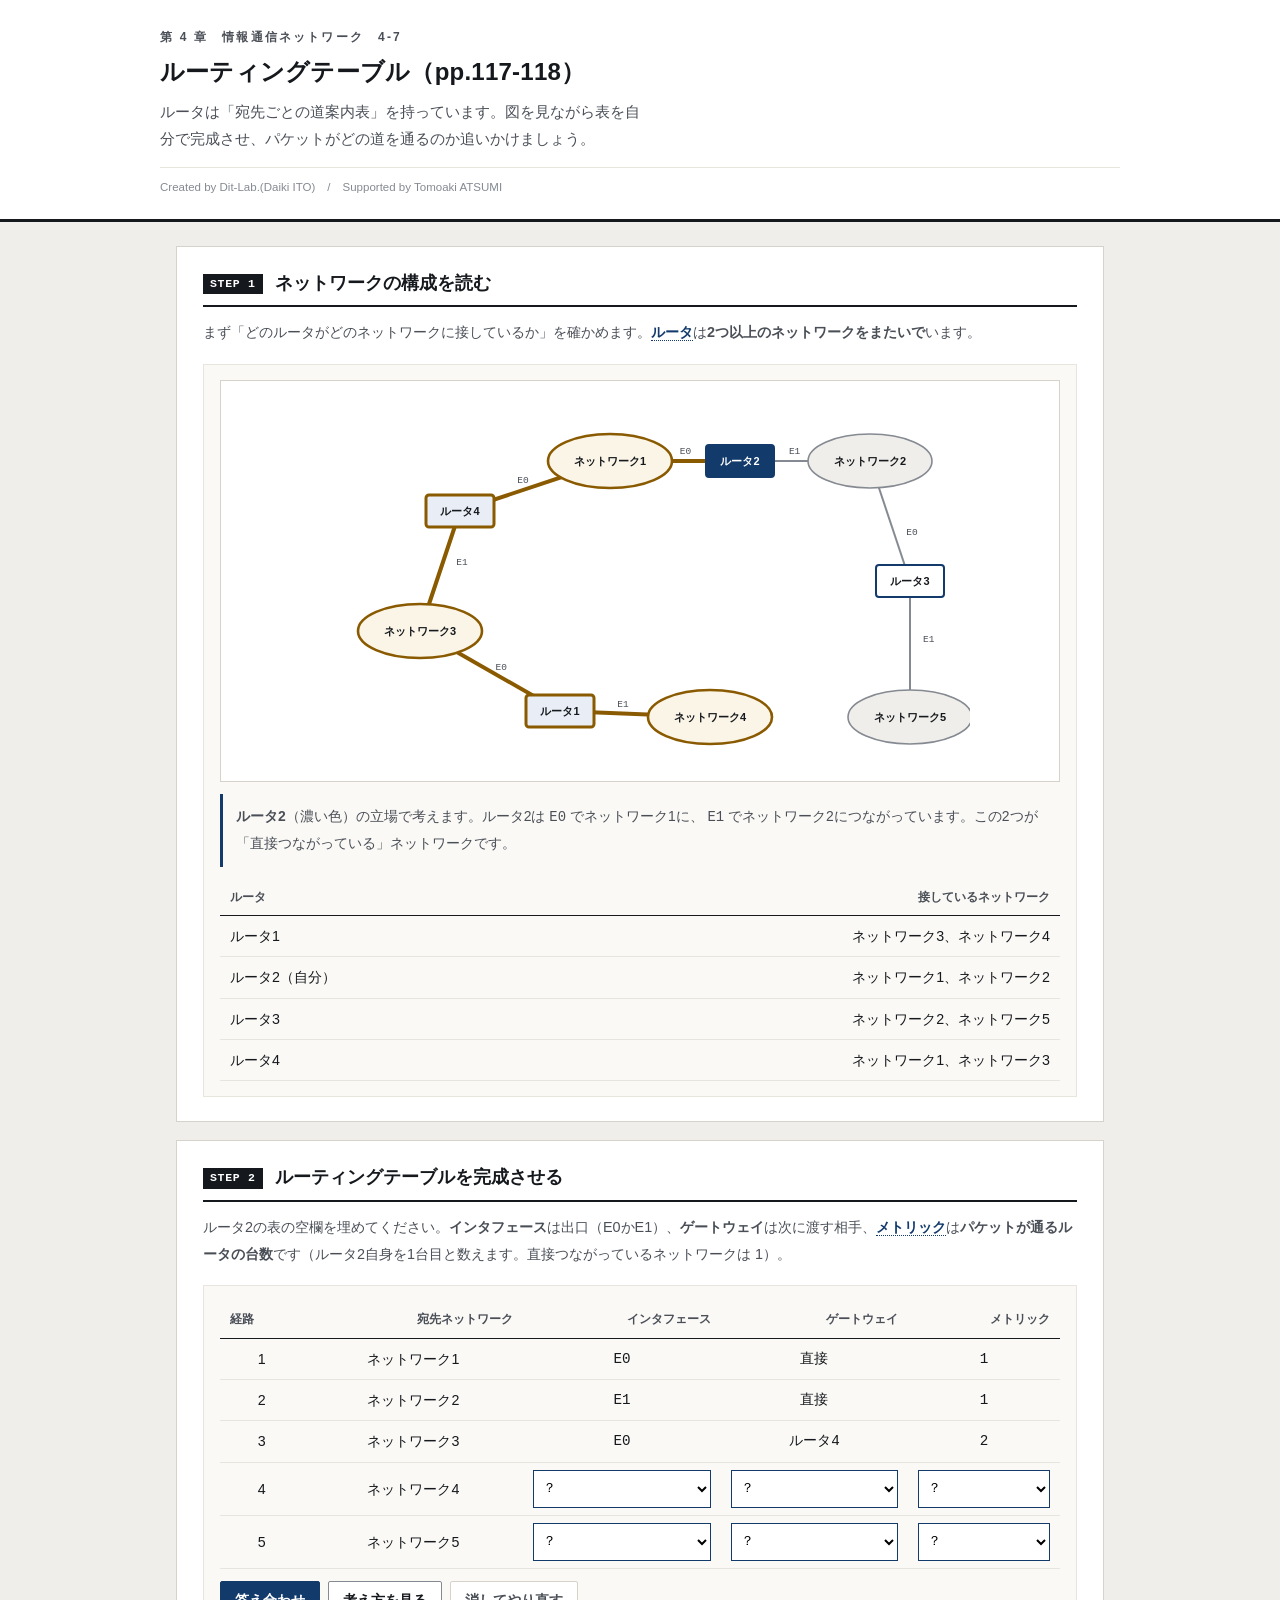
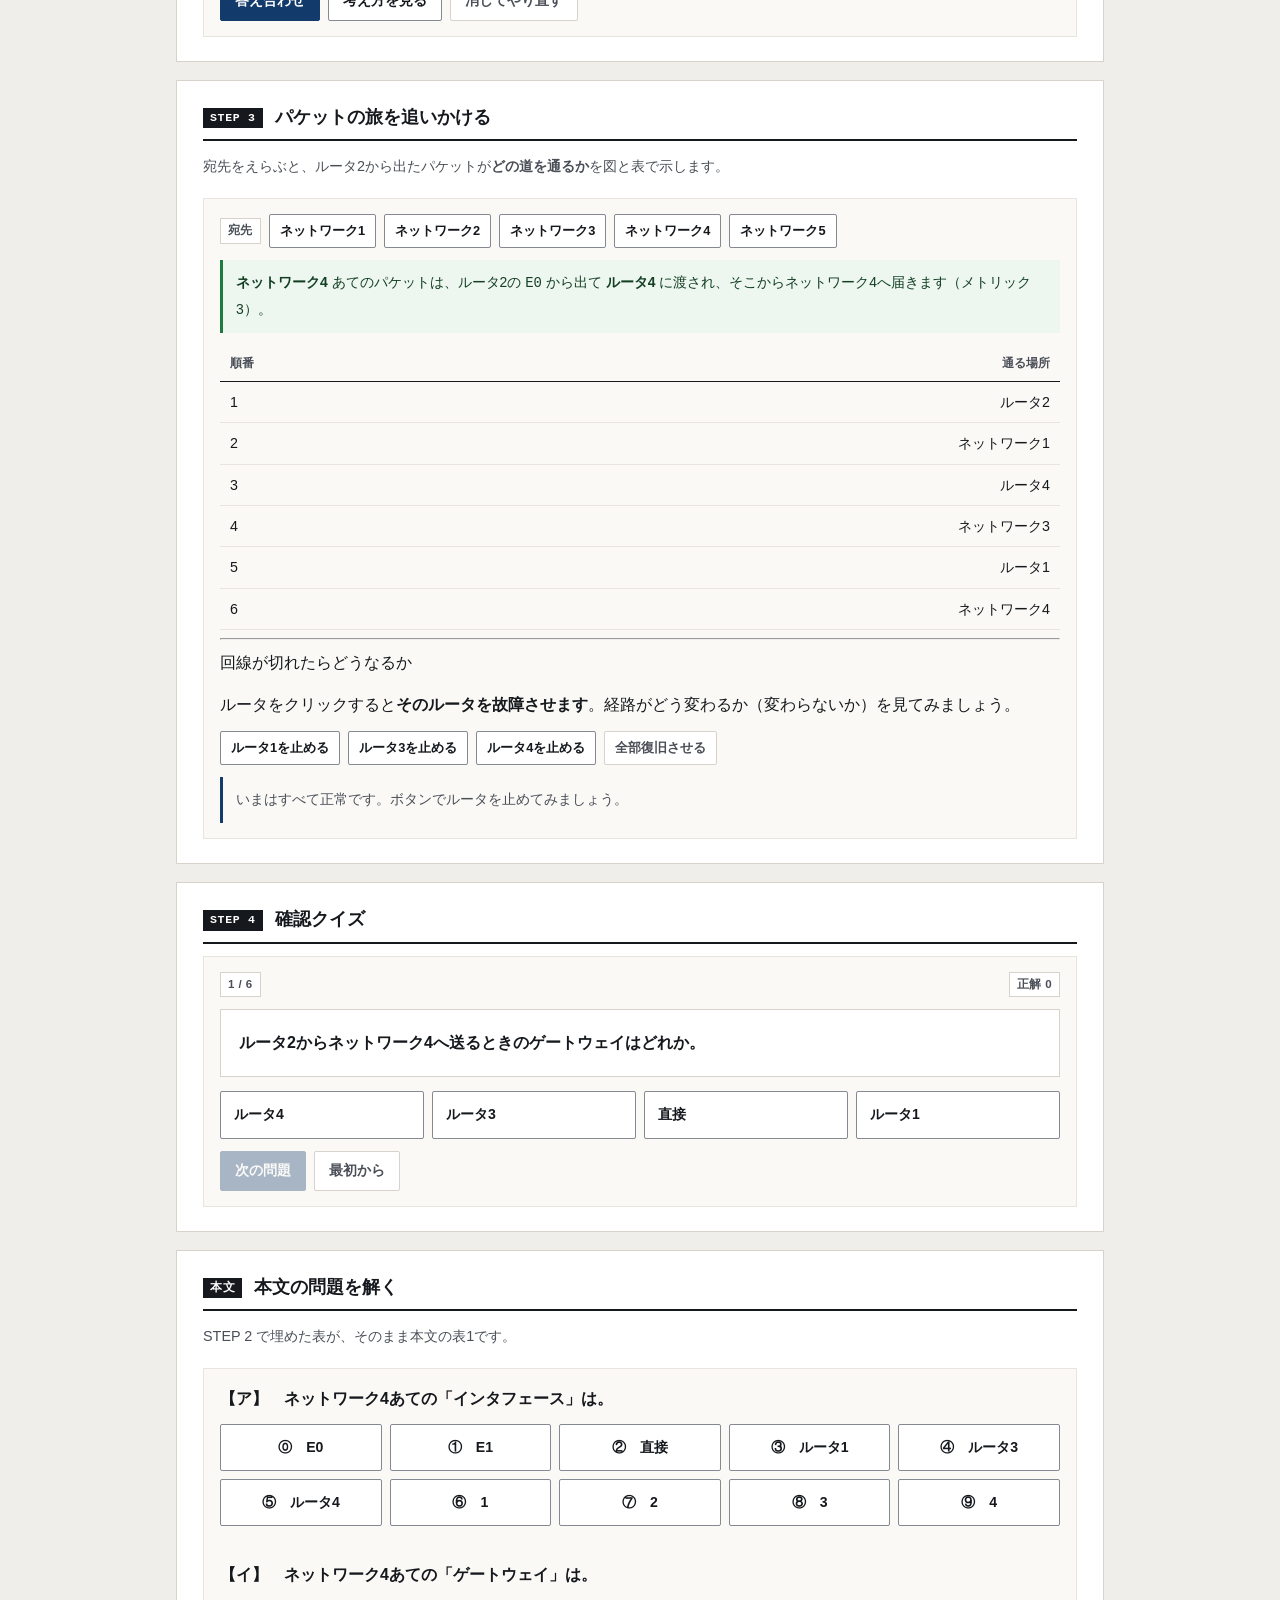
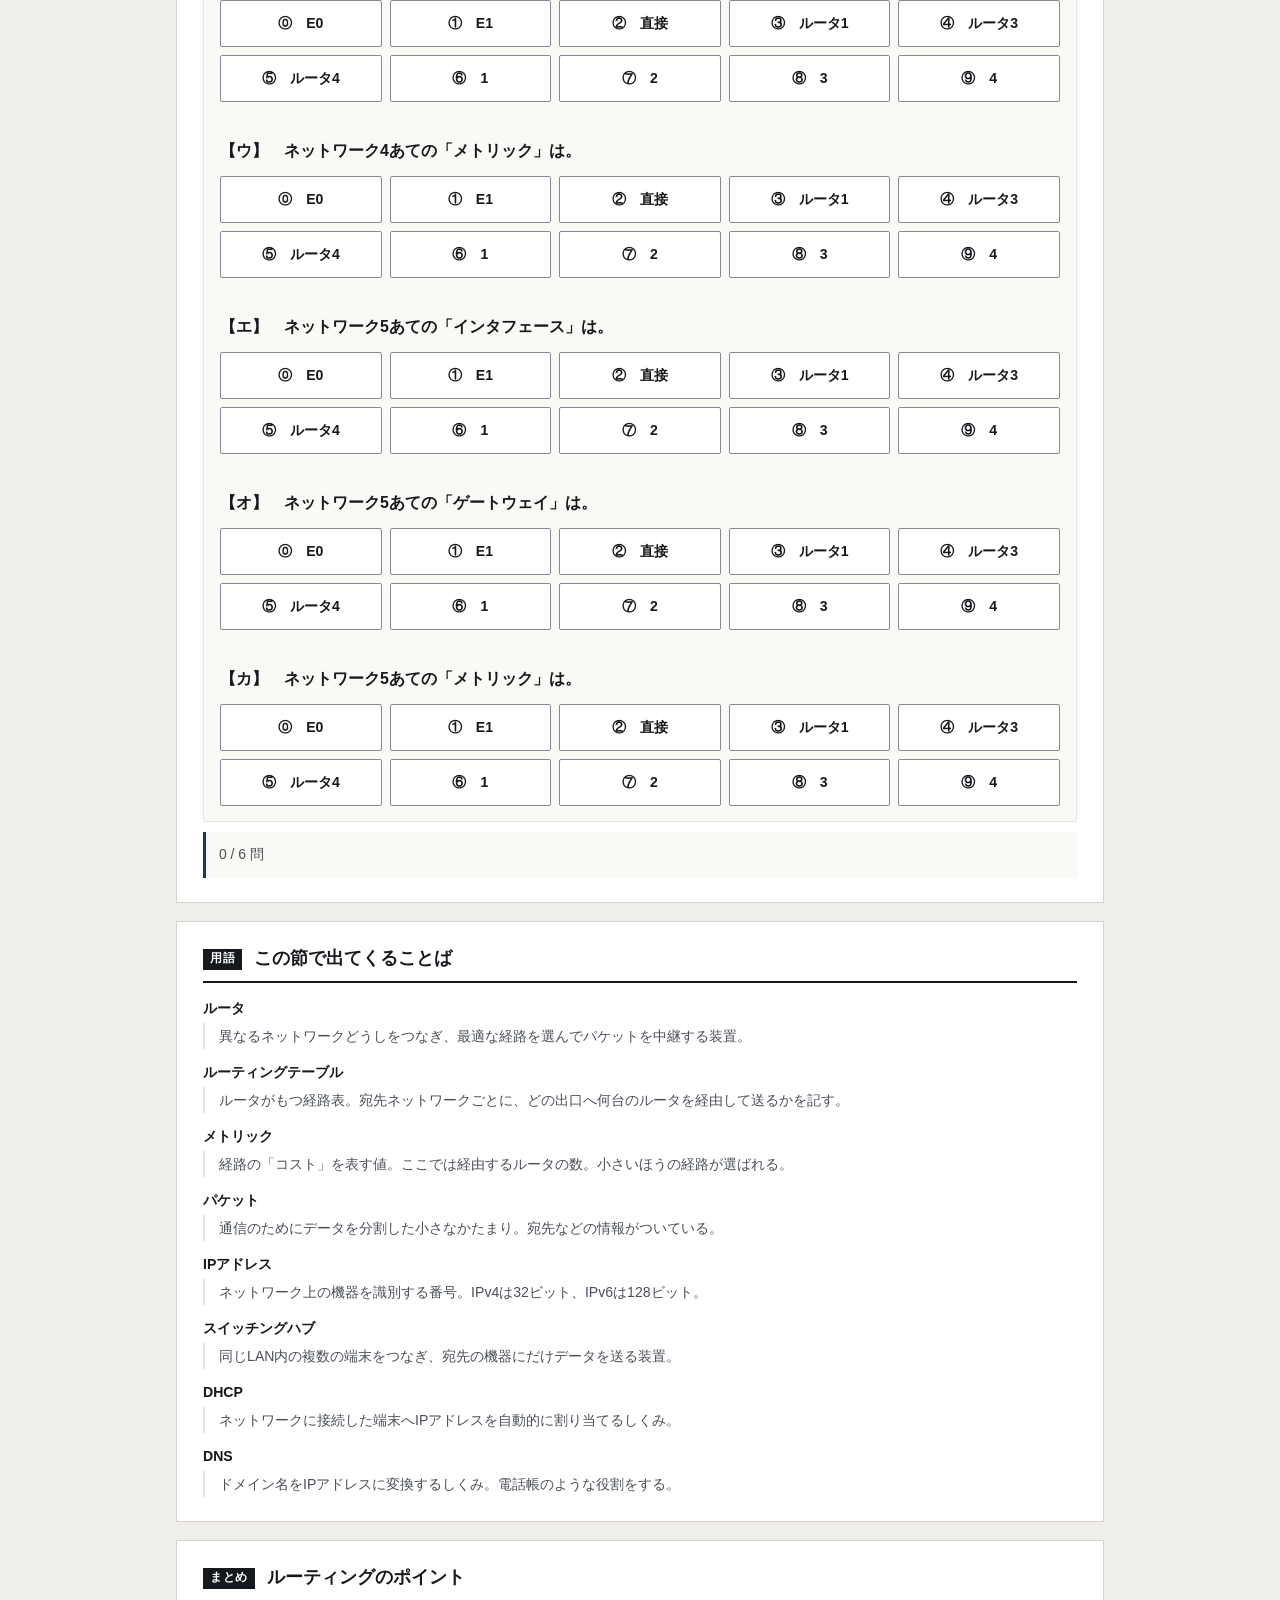
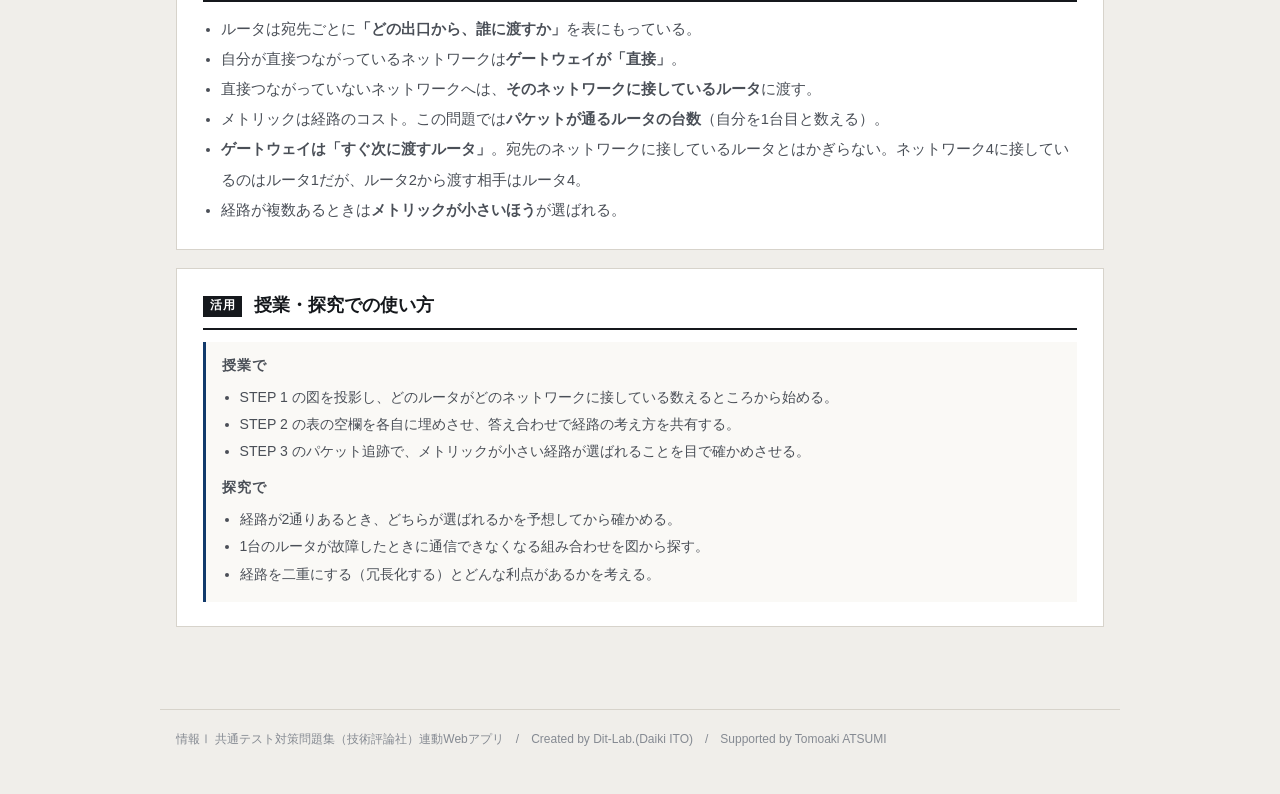
<file: index.html>
<!DOCTYPE html>
<html lang="ja">
<head>
<meta charset="UTF-8">
<meta name="viewport" content="width=device-width, initial-scale=1.0">
<title>ルーティングテーブル｜情報Ⅰ共通テスト対策問題集</title>
<meta name="description" content="ルータは「宛先ごとの道案内表」を持っています。図を見ながら表を自分で完成させ、パケットがどの道を通るのか追いかけましょう。">
<link rel="icon" href="data:image/svg+xml,%3Csvg xmlns=%22http://www.w3.org/2000/svg%22 viewBox=%220 0 32 32%22%3E%3Crect width=%2232%22 height=%2232%22 fill=%22%2315181c%22/%3E%3Ctext x=%2216%22 y=%2222%22 font-size=%2218%22 font-family=%22monospace%22 fill=%22%23fff%22 text-anchor=%22middle%22%3E01%3C/text%3E%3C/svg%3E">
<link rel="stylesheet" href="css/style.css?v=1b60c856">
<link rel="stylesheet" href="css/app.css?v=892ff45f">
</head>
<body>

<header class="app-header">
  <div class="inner">
    <span class="eyebrow">第 4 章　情報通信ネットワーク　4-7</span>
    <h1>ルーティングテーブル（pp.117-118）</h1>
    <p class="lead">ルータは「宛先ごとの道案内表」を持っています。図を見ながら表を自分で完成させ、パケットがどの道を通るのか追いかけましょう。</p>
    <p class="credit">Created by Dit-Lab.(Daiki ITO)　/　Supported by Tomoaki ATSUMI</p>
  </div>
</header>

<main class="wrap">
  <section class="step" id="step1">
    <h2><span class="no">STEP 1</span>ネットワークの構成を読む</h2>
    <p class="desc">まず「どのルータがどのネットワークに接しているか」を確かめます。<span class="term" data-t="ルータ">ルータ</span>は<strong>2つ以上のネットワークをまたいで</strong>います。</p>

    <div class="panel">
      <div id="netBox"></div>
      <div class="note info" style="margin-top:12px">
        <strong>ルータ2</strong>（濃い色）の立場で考えます。ルータ2は <span class="mono">E0</span> でネットワーク1に、
        <span class="mono">E1</span> でネットワーク2につながっています。この2つが「直接つながっている」ネットワークです。
      </div>
      <div class="tbl-scroll" style="margin-top:12px"><table class="tbl" id="adjTable"></table></div>
    </div>
  </section>

  <section class="step" id="step2">
    <h2><span class="no">STEP 2</span>ルーティングテーブルを完成させる</h2>
    <p class="desc">ルータ2の表の空欄を埋めてください。<strong>インタフェース</strong>は出口（E0かE1）、<strong>ゲートウェイ</strong>は次に渡す相手、<span class="term" data-t="メトリック">メトリック</span>は<strong>パケットが通るルータの台数</strong>です（ルータ2自身を1台目と数えます。直接つながっているネットワークは 1）。</p>

    <div class="panel">
      <div class="tbl-scroll"><table class="tbl" id="rtTable"></table></div>
      <div class="btn-row" style="margin-top:12px">
        <button class="btn primary" id="checkRt">答え合わせ</button>
        <button class="btn" id="hintRt">考え方を見る</button>
        <button class="btn ghost" id="resetRt">消してやり直す</button>
      </div>
      <div class="note" id="rtFb" hidden style="margin-top:12px"></div>
    </div>
  </section>

  <section class="step" id="step3">
    <h2><span class="no">STEP 3</span>パケットの旅を追いかける</h2>
    <p class="desc">宛先をえらぶと、ルータ2から出たパケットが<strong>どの道を通るか</strong>を図と表で示します。</p>
    <div class="panel">
      <div class="btn-row" style="margin-bottom:12px">
        <span class="badge">宛先</span>
        <button class="btn sm" data-dest="1">ネットワーク1</button>
        <button class="btn sm" data-dest="2">ネットワーク2</button>
        <button class="btn sm" data-dest="3">ネットワーク3</button>
        <button class="btn sm" data-dest="4">ネットワーク4</button>
        <button class="btn sm" data-dest="5">ネットワーク5</button>
      </div>
      <div class="note" id="routeNote"></div>
      <div class="tbl-scroll" style="margin-top:12px"><table class="tbl" id="hopTable"></table></div>
      <hr class="sep">
      <p class="qhead">回線が切れたらどうなるか</p>
      <p class="desc" style="margin-top:0">ルータをクリックすると<strong>そのルータを故障させます</strong>。経路がどう変わるか（変わらないか）を見てみましょう。</p>
      <div class="btn-row" style="flex-wrap:wrap">
        <button class="btn sm" data-down="ルータ1">ルータ1を止める</button>
        <button class="btn sm" data-down="ルータ3">ルータ3を止める</button>
        <button class="btn sm" data-down="ルータ4">ルータ4を止める</button>
        <button class="btn sm ghost" id="upAll">全部復旧させる</button>
      </div>
      <div class="note" id="downNote" style="margin-top:12px"></div>
    </div>
  </section>

  <section class="step" id="step4">
    <h2><span class="no">STEP 4</span>確認クイズ</h2>
    <div class="panel">
      <div class="qhead">
        <span class="badge" id="qProgress">1 / 1</span>
        <span class="badge">正解 <span class="score" id="qScore">0</span></span>
      </div>
      <div class="card-q"><div class="q-scene" id="qText"></div></div>
      <div class="choice4" id="qChoices"></div>
      <div class="note" id="qFb" hidden style="margin-top:12px"></div>
      <div class="btn-row" style="margin-top:12px">
        <button class="btn primary" id="qNext" disabled>次の問題</button>
        <button class="btn ghost" id="qReset">最初から</button>
      </div>
    </div>
  </section>

  <section class="step" id="stepBook">
    <h2><span class="no">本文</span>本文の問題を解く</h2>
    <p class="desc">STEP 2 で埋めた表が、そのまま本文の表1です。</p>
    <div class="panel" id="bookBox"></div>
    <div class="note" id="bookNote" style="margin-top:10px"></div>
  </section>

  <section class="step" id="glossary">
    <h2><span class="no">用語</span>この節で出てくることば</h2>
    <div id="glossBox"></div>
  </section>

  <section class="step">
    <h2><span class="no">まとめ</span>ルーティングのポイント</h2>
    <ul style="margin:0;padding-left:1.2em;color:var(--ink-2);font-size:.92rem;line-height:2.05">
      <li>ルータは宛先ごとに<strong>「どの出口から、誰に渡すか」</strong>を表にもっている。</li>
      <li>自分が直接つながっているネットワークは<strong>ゲートウェイが「直接」</strong>。</li>
      <li>直接つながっていないネットワークへは、<strong>そのネットワークに接しているルータ</strong>に渡す。</li>
      <li>メトリックは経路のコスト。この問題では<strong>パケットが通るルータの台数</strong>（自分を1台目と数える）。</li>
      <li><strong>ゲートウェイは「すぐ次に渡すルータ」</strong>。宛先のネットワークに接しているルータとはかぎらない。ネットワーク4に接しているのはルータ1だが、ルータ2から渡す相手はルータ4。</li>
      <li>経路が複数あるときは<strong>メトリックが小さいほう</strong>が選ばれる。</li>
    </ul>
  </section>

  <section class="step">
    <h2><span class="no">活用</span>授業・探究での使い方</h2>
    <div class="use-note">
      <h3>授業で</h3>
      <ul>
        <li>STEP 1 の図を投影し、どのルータがどのネットワークに接している数えるところから始める。</li>
        <li>STEP 2 の表の空欄を各自に埋めさせ、答え合わせで経路の考え方を共有する。</li>
        <li>STEP 3 のパケット追跡で、メトリックが小さい経路が選ばれることを目で確かめさせる。</li>
      </ul>
      <h3 style="margin-top:12px">探究で</h3>
      <ul>
        <li>経路が2通りあるとき、どちらが選ばれるかを予想してから確かめる。</li>
        <li>1台のルータが故障したときに通信できなくなる組み合わせを図から探す。</li>
        <li>経路を二重にする（冗長化する）とどんな利点があるかを考える。</li>
      </ul>
    </div>
  </section>

</main>

<footer class="app-footer">
  情報Ⅰ 共通テスト対策問題集（技術評論社）連動Webアプリ　/　Created by Dit-Lab.(Daiki ITO)　/　Supported by Tomoaki ATSUMI
</footer>

<script src="js/tools.js?v=c07db610"></script>
<script src="js/terms.js?v=92038844"></script>
<script src="js/quiz.js?v=13402362"></script>
<script src="js/app.js?v=4be91154"></script>
</body>
</html>
</file>
<file: css/style.css>
/* =========================================================
   情報Ⅰ 共通テスト対策問題集 — Web アプリ共通スタイル
   紙面（参考書）に寄せた設計。装飾色は使わず、色は意味を持つときだけ。
   ========================================================= */

:root{
  --paper:#ffffff;
  --paper-2:#faf9f6;      /* うすい紙 */
  --bg:#f0eeea;           /* 台紙 */
  --ink:#15181c;
  --ink-2:#4a4f57;
  --ink-3:#858a92;
  --rule:#d7d3cb;         /* 罫線 */
  --rule-2:#e8e5df;
  --accent:#123a6b;       /* 濃紺。主要操作と現在地だけに使う */
  --accent-w:#e9eef6;
  --zero:#c0392b;         /* 左＝0 */
  --one:#1d4ed8;          /* 右＝1 */
  --ok:#1f7a3d;   --ok-bg:#eef6f0;
  --ng:#b3261e;   --ng-bg:#fbefee;
  --warn:#8a5a00; --warn-bg:#fbf5e8;
  --font:"Hiragino Kaku Gothic ProN","Hiragino Sans","Yu Gothic Medium","Yu Gothic",
         "Noto Sans JP",Meiryo,-apple-system,BlinkMacSystemFont,sans-serif;
  --mono:"SFMono-Regular",Menlo,Consolas,"Courier New",monospace;
}

*{box-sizing:border-box}
[hidden]{display:none !important}
html{-webkit-text-size-adjust:100%}
body{
  margin:0; background:var(--bg); color:var(--ink);
  font-family:var(--font); font-size:16px; line-height:1.85;
  font-feature-settings:"palt" 1;
}
h1,h2,h3,h4{line-height:1.45; margin:0; font-weight:700}
p{margin:0 0 .75em} p:last-child{margin-bottom:0}
a{color:var(--accent)}

/* ---------- 標題 ---------- */
.app-header{background:var(--paper); border-bottom:3px solid var(--ink); padding:26px 20px 20px}
.app-header .inner{max-width:960px; margin:0 auto}
.app-header .eyebrow{
  font-size:.75rem; font-weight:700; color:var(--ink-2); letter-spacing:.18em;
  display:block; margin-bottom:7px;
}
.app-header h1{font-size:1.5rem; letter-spacing:.01em}
.app-header .lead{font-size:.92rem; color:var(--ink-2); margin-top:9px; max-width:60ch}
.app-header .credit{
  font-size:.72rem; color:var(--ink-3); margin-top:14px;
  padding-top:9px; border-top:1px solid var(--rule-2);
}

/* ---------- 版面 ---------- */
.wrap{max-width:960px; margin:0 auto; padding:24px 16px 64px}
.step{background:var(--paper); border:1px solid var(--rule); padding:24px 26px; margin-bottom:18px}
.step > h2{
  display:flex; align-items:baseline; gap:12px; font-size:1.1rem;
  padding-bottom:9px; border-bottom:2px solid var(--ink); margin-bottom:12px;
}
.step > h2 .no{
  flex:none; font-family:var(--mono); font-size:.72rem; font-weight:700;
  background:var(--ink); color:var(--paper); padding:2px 7px; letter-spacing:.06em;
  position:relative; top:-2px;
}
.step > .desc{color:var(--ink-2); font-size:.9rem; margin-bottom:18px}
.step[hidden]{display:none}

.grid{display:grid; gap:20px}
.grid > *{min-width:0}          /* 子の中身で列が広がるのを防ぐ */
@media(min-width:800px){ .grid.c2{grid-template-columns:1fr 1fr} }
@media(min-width:800px){ .grid.c21{grid-template-columns:1.45fr 1fr} }

.panel{border:1px solid var(--rule-2); background:var(--paper-2); padding:15px 16px; min-width:0}
.panel > h3{
  font-size:.8rem; font-weight:700; color:var(--ink-2); letter-spacing:.08em;
  margin-bottom:12px; padding-bottom:6px; border-bottom:1px solid var(--rule);
}

/* ---------- 部品 ---------- */
.btn{
  appearance:none; border:1px solid var(--ink-3); background:var(--paper); color:var(--ink);
  font-family:inherit; font-size:.88rem; font-weight:700; padding:8px 14px;
  border-radius:2px; cursor:pointer; min-height:40px; line-height:1.4;
  transition:background .12s, border-color .12s, color .12s;
}
.btn:hover:not(:disabled){background:var(--accent-w); border-color:var(--accent); color:var(--accent)}
.btn:disabled{opacity:.35; cursor:not-allowed}
.btn.primary{background:var(--accent); color:var(--paper); border-color:var(--accent)}
.btn.primary:hover:not(:disabled){background:#0d2c53; color:var(--paper)}
.btn.ghost{border-color:var(--rule); color:var(--ink-2)}
.btn.sm{font-size:.8rem; padding:5px 10px; min-height:34px}
.btn-row{display:flex; flex-wrap:wrap; gap:8px; align-items:center}

/* タブ（見出し下線式） */
.seg{display:flex; gap:0; border-bottom:1px solid var(--rule)}
.seg button{
  appearance:none; border:0; background:transparent; font-family:inherit; font-size:.88rem;
  font-weight:700; color:var(--ink-3); padding:9px 4px; margin-right:26px; cursor:pointer;
  border-bottom:3px solid transparent; margin-bottom:-1px; min-height:40px;
}
.seg button:hover{color:var(--ink-2)}
.seg button[aria-pressed="true"]{color:var(--ink); border-bottom-color:var(--accent)}

label.fld{display:block; font-size:.78rem; font-weight:700; color:var(--ink-2); margin-bottom:5px; letter-spacing:.04em}
input[type=text], textarea, input[type=number]{
  width:100%; font-family:inherit; font-size:1rem; color:var(--ink);
  border:1px solid var(--ink-3); border-radius:2px; padding:9px 11px;
  background:var(--paper); min-height:42px;
}
input:focus, textarea:focus{outline:2px solid var(--accent); outline-offset:-1px; border-color:var(--accent)}
.btn:focus-visible, .seg button:focus-visible, .node-card:focus-visible{outline:2px solid var(--accent); outline-offset:2px}
textarea{resize:vertical; line-height:1.7}
.mono{font-family:var(--mono)}

table.tbl{width:100%; border-collapse:collapse; font-size:.89rem}
table.tbl th, table.tbl td{border-bottom:1px solid var(--rule-2); padding:7px 10px; text-align:right}
table.tbl th:first-child, table.tbl td:first-child{text-align:left}
table.tbl thead th{border-bottom:1.5px solid var(--ink); font-size:.76rem; color:var(--ink-2); font-weight:700; white-space:nowrap}
.tbl-scroll{overflow-x:auto; -webkit-overflow-scrolling:touch; max-width:100%}

.note{padding:10px 13px; font-size:.87rem; border-left:3px solid var(--ink-3); background:var(--paper-2); overflow-wrap:break-word; word-break:break-word}
.note.ok{background:var(--ok-bg); border-left-color:var(--ok); color:#123f22}
.note.ng{background:var(--ng-bg); border-left-color:var(--ng); color:#6d1a15}
.note.info{background:var(--paper-2); border-left-color:var(--accent); color:var(--ink-2)}
.note.warn{background:var(--warn-bg); border-left-color:var(--warn); color:#5c3d00}
.note[hidden]{display:none}

.badge{
  display:inline-block; font-size:.72rem; font-weight:700; padding:1px 7px;
  border:1px solid var(--rule); color:var(--ink-2); background:var(--paper); letter-spacing:.04em;
}

/* 数値は罫線で仕切るだけ。カードにしない */
.metrics{display:flex; flex-wrap:wrap; gap:0; border-top:1px solid var(--rule)}
.metric{flex:1 1 130px; padding:11px 14px 11px 0; border-right:1px solid var(--rule-2)}
.metric:last-child{border-right:0}
.metric .k{font-size:.74rem; color:var(--ink-3); font-weight:700; letter-spacing:.05em}
.metric .v{font-size:1.6rem; font-weight:700; line-height:1.3; font-family:var(--mono); letter-spacing:-.01em}
.metric .s{font-size:.76rem; color:var(--ink-2)}

.bit0{color:var(--zero); font-weight:700}
.bit1{color:var(--one); font-weight:700}

.app-footer{
  max-width:960px; margin:0 auto; padding:18px 16px 44px; color:var(--ink-3);
  font-size:.75rem; border-top:1px solid var(--rule);
}
.sr-only{position:absolute;width:1px;height:1px;overflow:hidden;clip:rect(0 0 0 0);white-space:nowrap}

@media(max-width:640px){
  body{font-size:15px}
  .app-header{padding:20px 16px 16px}
  .app-header h1{font-size:1.16rem}
  .wrap{padding:16px 12px 52px}
  .step{padding:18px 15px}
  .seg button{margin-right:18px; font-size:.84rem}
  .metric{flex-basis:50%; border-right:0}
}
@media (prefers-reduced-motion:reduce){ *{animation:none!important; transition:none!important} }

/* ---------- 自分のデータ・共有・印刷 ---------- */
.toolbar{display:flex; flex-wrap:wrap; gap:8px; align-items:center; margin-top:12px;
  padding-top:12px; border-top:1px solid var(--rule-2)}
.toolbar .hint{font-size:.78rem; color:var(--ink-3)}
.paste-area{width:100%; min-height:110px; font-family:var(--mono); font-size:.86rem}
.use-note{background:var(--paper-2); border-left:3px solid var(--accent); padding:14px 16px; font-size:.88rem}
.use-note h3{font-size:.86rem; letter-spacing:.06em; margin-bottom:8px; color:var(--ink-2)}
.use-note ol, .use-note ul{margin:0; padding-left:1.25em; line-height:1.95; color:var(--ink-2)}

@media print{
  body{background:#fff}
  .app-header{border-bottom:2px solid #000}
  .step{border:1px solid #bbb; break-inside:avoid; page-break-inside:avoid; margin-bottom:12px}
  .btn, .seg, .toolbar, input[type=range]{display:none !important}
  .note{border-left-width:2px}
  a[href]:after{content:""}
}

/* ---------- 入力グリッド ---------- */
.dg-scroll{overflow:auto; -webkit-overflow-scrolling:touch; border:1px solid var(--rule); background:var(--paper); max-height:420px}
table.dg{border-collapse:collapse; font-family:var(--mono); font-size:.9rem; min-width:100%}
table.dg th, table.dg td{border:1px solid var(--rule-2); padding:0}
table.dg thead th{background:var(--paper-2); position:sticky; top:0; z-index:2}
table.dg .dg-n{background:var(--paper-2); color:var(--ink-3); font-size:.76rem; font-weight:400;
  text-align:center; min-width:34px; padding:0 4px; position:sticky; left:0; z-index:1}
table.dg .dg-corner{background:var(--paper-2); min-width:34px; position:sticky; left:0; z-index:3}
table.dg .dg-act{background:var(--paper-2); width:34px}
.dg-h, .dg-c{width:100%; min-width:96px; border:0; background:transparent; font-family:inherit;
  font-size:.9rem; padding:8px 9px; color:var(--ink); min-height:38px}
.dg-h{font-weight:700; font-family:var(--font); font-size:.82rem; color:var(--ink-2)}
.dg-c.num{text-align:right}
.dg-c:focus, .dg-h:focus{outline:2px solid var(--accent); outline-offset:-2px; background:var(--accent-w)}
.dg-del{border:0; background:transparent; color:var(--ink-3); cursor:pointer; width:32px; height:34px; font-size:1rem}
.dg-del:hover{color:var(--ng)}
.dg-tools{display:flex; flex-wrap:wrap; gap:8px; align-items:center; margin-top:10px}
.dg-hint{font-size:.76rem; color:var(--ink-3)}

/* ---------- ファイル読み込み ---------- */
.filebox{display:flex; flex-wrap:wrap; gap:10px; align-items:center; padding:12px;
  border:1px dashed var(--rule); background:var(--paper-2)}
.filebox input[type=file]{font-size:.85rem; font-family:inherit; max-width:100%}
.filebox .sel{max-width:220px}
.filelabel{display:inline-flex; align-items:center; gap:6px; font-size:.85rem; font-weight:700;
  border:1px solid var(--ink-3); background:var(--paper); padding:8px 14px; border-radius:2px; cursor:pointer; min-height:40px}
.filelabel:hover{border-color:var(--accent); color:var(--accent); background:var(--accent-w)}
.filelabel input{display:none}

/* ---------- 用語解説 ---------- */
.term{position:relative; border-bottom:1.5px dotted var(--accent); cursor:help; color:var(--accent); font-weight:700}
.term .term-pop{display:none; position:absolute; left:0; top:1.7em; z-index:50; width:min(300px,78vw);
  background:var(--paper); border:1px solid var(--ink-3); box-shadow:0 6px 20px rgba(0,0,0,.14);
  padding:10px 12px; font-size:.82rem; font-weight:400; color:var(--ink-2); line-height:1.75;
  border-left:3px solid var(--accent); cursor:auto; text-align:left}
.term .term-pop b{display:block; color:var(--ink); font-size:.86rem; margin-bottom:3px}
.term.open .term-pop{display:block}
dl.gloss{margin:0; font-size:.88rem}
dl.gloss dt{font-weight:700; color:var(--ink); margin-top:10px}
dl.gloss dt:first-child{margin-top:0}
dl.gloss dd{margin:2px 0 0; color:var(--ink-2); line-height:1.85; padding-left:1em; border-left:2px solid var(--rule-2)}
@media print{ .term{border-bottom:0; color:inherit} .term .term-pop{display:none !important} }

/* ---------- スマホ・タブレット ---------- */
@media (max-width:1024px){
  /* iOS で入力時に画面が勝手に拡大するのを防ぐ（16px 未満だとズームする） */
  input[type=text], input[type=number], textarea, select, .dg-c, .dg-h{ font-size:16px }
  .dg-c, .dg-h{ min-width:110px }
}
@media (max-width:820px){
  .grid.c2,.grid.c21{grid-template-columns:1fr}
  .dg-scroll{max-height:340px}
  .filebox{flex-direction:column; align-items:stretch}
  .filebox .sel{max-width:100%}
  .term .term-pop{left:auto; right:0; width:min(280px,86vw)}
}
@media (max-width:480px){
  .step > h2{font-size:1rem; flex-wrap:wrap}
  .metrics{gap:0}
  .metric{flex-basis:50%; padding-right:10px}
  .metric .v{font-size:1.3rem}
  .btn{padding:8px 12px}
  .dg-tools{gap:6px}
  .dg-hint{width:100%}
}
/* タッチ操作でのスクロールを滑らかに */
.tbl-scroll, .dg-scroll, .tree-box{ -webkit-overflow-scrolling:touch; overscroll-behavior-x:contain }

/* 幅指定つきの入力欄がスマートフォンではみ出さないようにする */
input[type=text], input[type=number], input[type=search], textarea, select{ max-width:100% }
.btn-row > label{ min-width:0; max-width:100% }
.btn-row > label input, .btn-row > label select{ max-width:100% }

/* 共通：○×判定・並べかえ（quiz.js 用） */
.abcde{border:1px solid var(--rule); border-radius:3px; overflow:hidden}
.abcde > div{border-top:1px solid var(--rule); padding:10px 12px}
.abcde > div:first-child{border-top:0}
.abcde .st{display:flex; gap:10px; align-items:flex-start; flex-wrap:wrap}
.abcde .st .k{font-weight:700; font-family:var(--mono); min-width:1.4em}
.abcde .st .t{flex:1; min-width:12em}
.abcde .jb{display:flex; gap:6px}
.abcde .jb .btn{min-width:3.4em; padding:6px 10px; text-align:center}
.prep{display:grid; grid-template-columns:repeat(auto-fit,minmax(150px,1fr)); gap:10px; margin-top:10px}
.prep .slot{border:1px dashed var(--ink-3); border-radius:3px; padding:10px; min-height:92px; background:var(--paper)}
.prep .slot.filled{border-style:solid}
.prep .slot .tag{font:700 .74rem/1.4 var(--mono); color:var(--accent); display:block; margin-bottom:6px}
.prep .slot .txt{font-size:.86rem; line-height:1.7}
.cards{display:flex; flex-wrap:wrap; gap:8px; margin-top:10px}
.cards .c{border:1px solid var(--ink-3); border-radius:3px; padding:9px 12px; background:var(--paper);
  cursor:pointer; font-size:.88rem; max-width:100%; text-align:left; font-family:inherit; color:var(--ink)}
.cards .c:hover{background:var(--warn-bg)}
.cards .c.used{opacity:.35; pointer-events:none}

/* --- 予想してから実行 --- */
.pmark{display:inline-block; background:var(--accent); color:#fff; font-size:.7rem; font-weight:700;
  letter-spacing:.08em; padding:2px 7px; border-radius:2px; margin-right:8px; vertical-align:2px}
input.pin{font-size:1.05rem; padding:7px 10px; border:1px solid var(--rule); border-radius:3px;
  width:9em; max-width:100%; background:#fff}
.btn-row .unit{color:var(--muted); font-size:.9rem}
.choice4 .btn.on{border-color:var(--accent); box-shadow:inset 0 0 0 1px var(--accent); font-weight:700}
/* 設問文の見出し（flex ではなく通常の段落。.qhead は左右振り分け用なので用途が別） */
.pq{margin:0 0 10px; font-weight:700; line-height:1.85}
</file>
<file: css/app.css>
.qhead{display:flex; justify-content:space-between; align-items:center; margin-bottom:12px}
.card-q{border:1px solid var(--rule); background:var(--paper); padding:18px; margin-bottom:14px}
.q-scene{font-size:1rem; font-weight:700; line-height:1.9}
.choice4{display:grid; gap:8px; grid-template-columns:repeat(auto-fit,minmax(160px,1fr))}
.choice4 .btn{text-align:left; line-height:1.65; padding:11px 13px}
.choice4 .btn.correct{background:var(--ok-bg); border-color:var(--ok); color:var(--ok)}
.choice4 .btn.wrong{background:var(--ng-bg); border-color:var(--ng); color:var(--ng)}
.choice4.locked{pointer-events:none}
.sel{width:100%; font-family:inherit; font-size:.95rem; padding:9px 11px; min-height:42px;
  border:1px solid var(--ink-3); border-radius:2px; background:var(--paper); color:var(--ink)}
input[type=range]{width:100%; accent-color:var(--accent); height:34px}
.why{font-size:.85rem; color:var(--ink-2); line-height:1.85}
.eqbox{font-family:var(--mono); font-size:1.02rem; font-weight:700; text-align:center; padding:14px;
  border:1px solid var(--rule); background:var(--paper-2); line-height:1.8}
.blankin{border:1.5px solid var(--accent); background:#fff; padding:6px 8px; text-align:center;
  font-family:var(--mono); min-height:38px; font-size:.95rem; max-width:120px}
.blankin.ok{border-color:var(--ok); background:var(--ok-bg)}
.blankin.ng{border-color:var(--ng); background:var(--ng-bg)}
table.tbl td .blankin{width:100%; max-width:none}
#netBox{border:1px solid var(--rule); background:var(--paper); overflow-x:auto}
#netBox svg{display:block; margin:0 auto}
svg .cloud{fill:#f0eeea; stroke:#858a92; stroke-width:1.6}
svg .cloud.hot{fill:#fbf5e8; stroke:#8a5a00; stroke-width:2.6}
svg .rt{fill:#fff; stroke:#123a6b; stroke-width:2}
svg .rt.hot{fill:#e9eef6; stroke:#8a5a00; stroke-width:3}
svg .rt.me{fill:#123a6b}
svg .lk{stroke:#858a92; stroke-width:2}
svg .lk.hot{stroke:#8a5a00; stroke-width:4}
svg .lab{font-size:11px; text-anchor:middle; fill:#15181c; font-weight:700; pointer-events:none}
svg .lab.w{fill:#fff}
svg .iflab{font-size:9.5px; fill:#4a4f57; font-family:monospace}
#rtTable td{font-family:var(--mono); text-align:center}
#rtTable td:first-child, #rtTable td:nth-child(2){font-family:var(--font)}
#rtTable select{width:100%; min-height:38px; font-family:var(--mono); border:1.5px solid var(--accent);
  background:#fff; padding:5px}
#rtTable select.ok{border-color:var(--ok); background:var(--ok-bg)}
#rtTable select.ng{border-color:var(--ng); background:var(--ng-bg)}
#rtTable tr.fixed td{background:var(--paper-2)}
</file>
